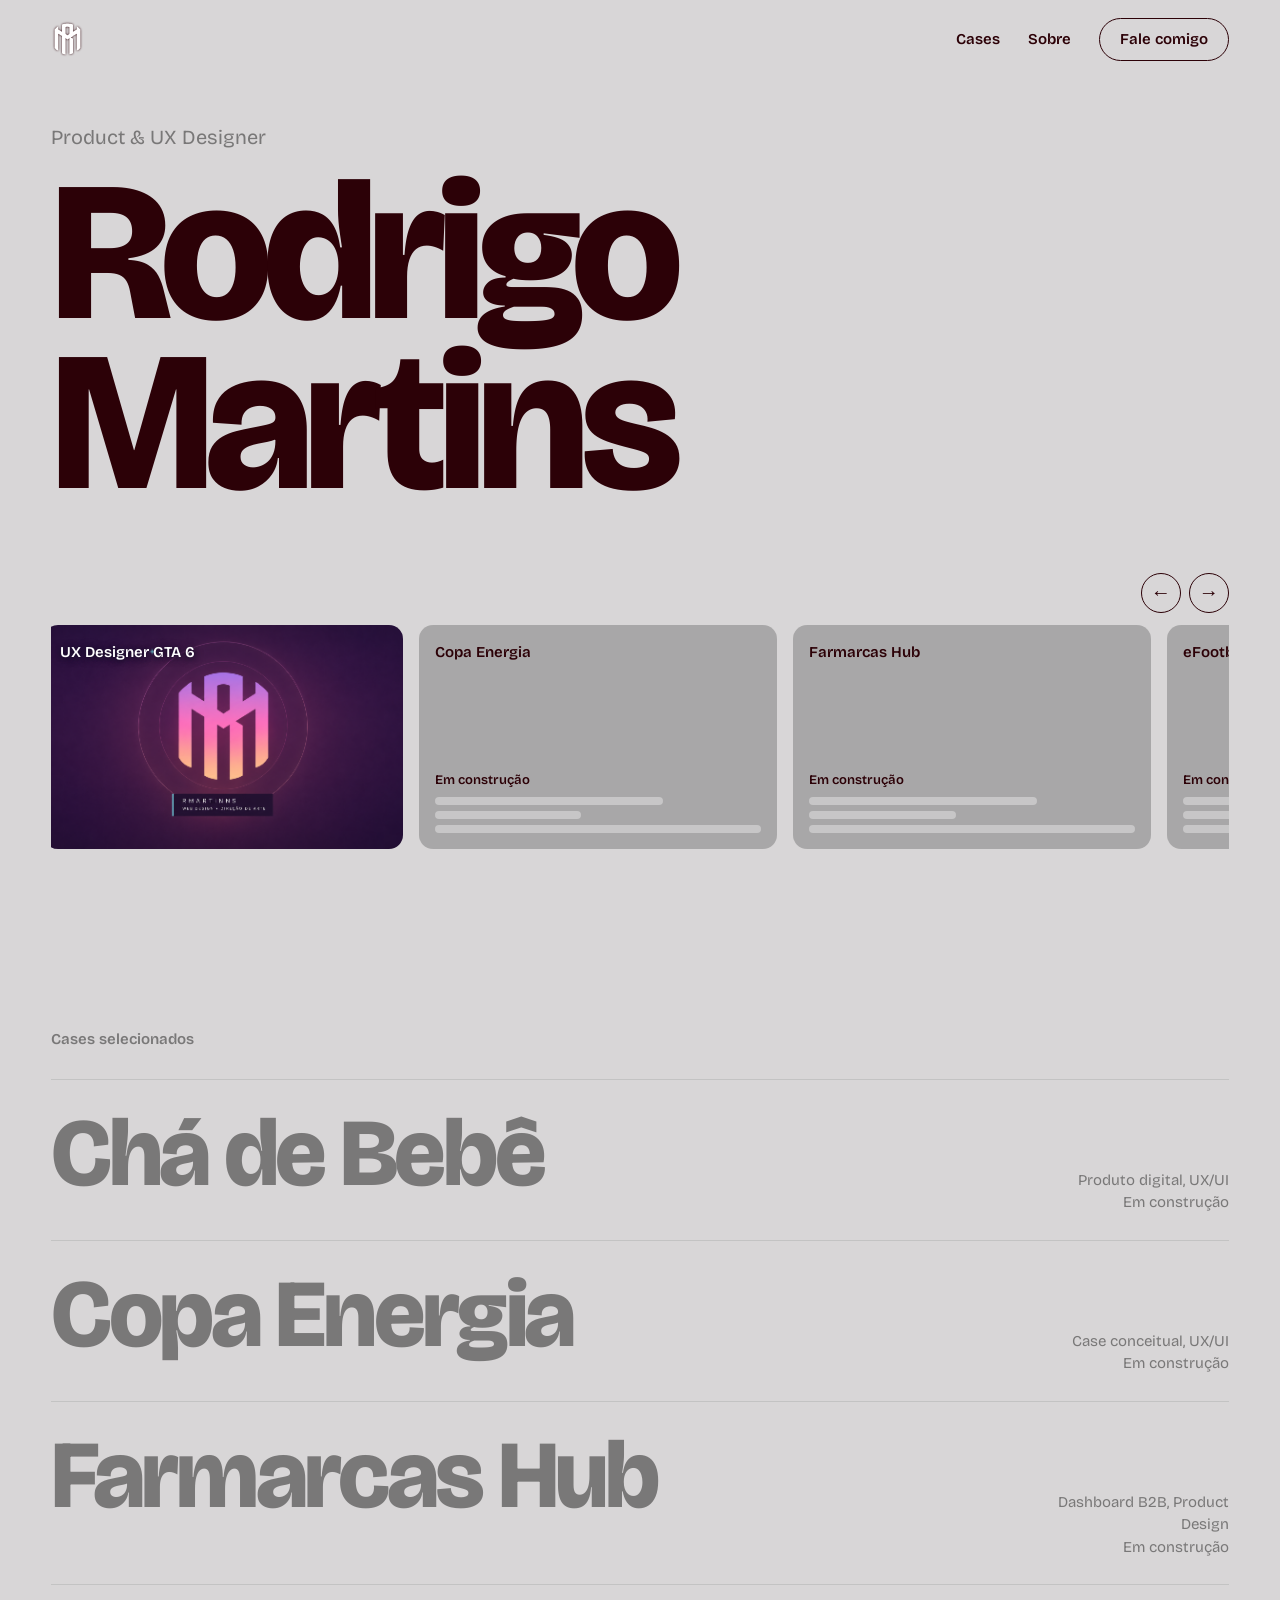
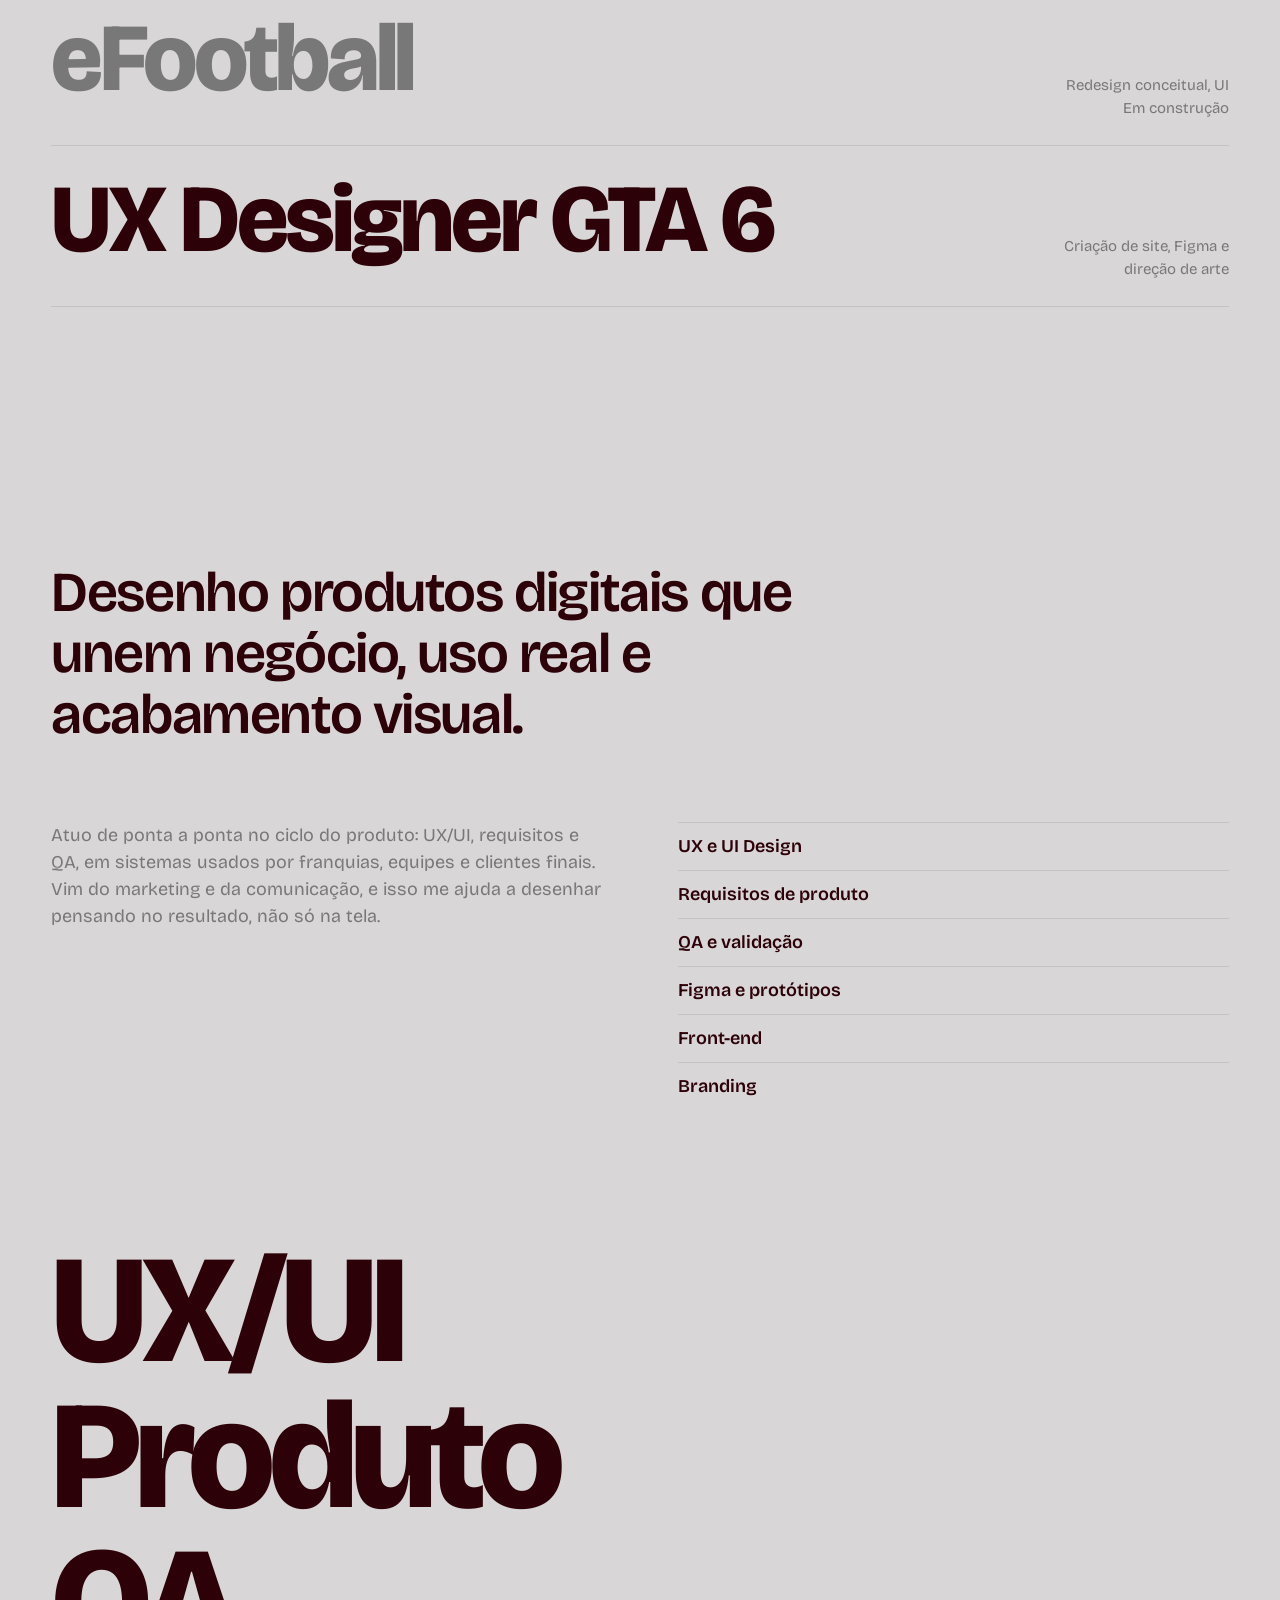
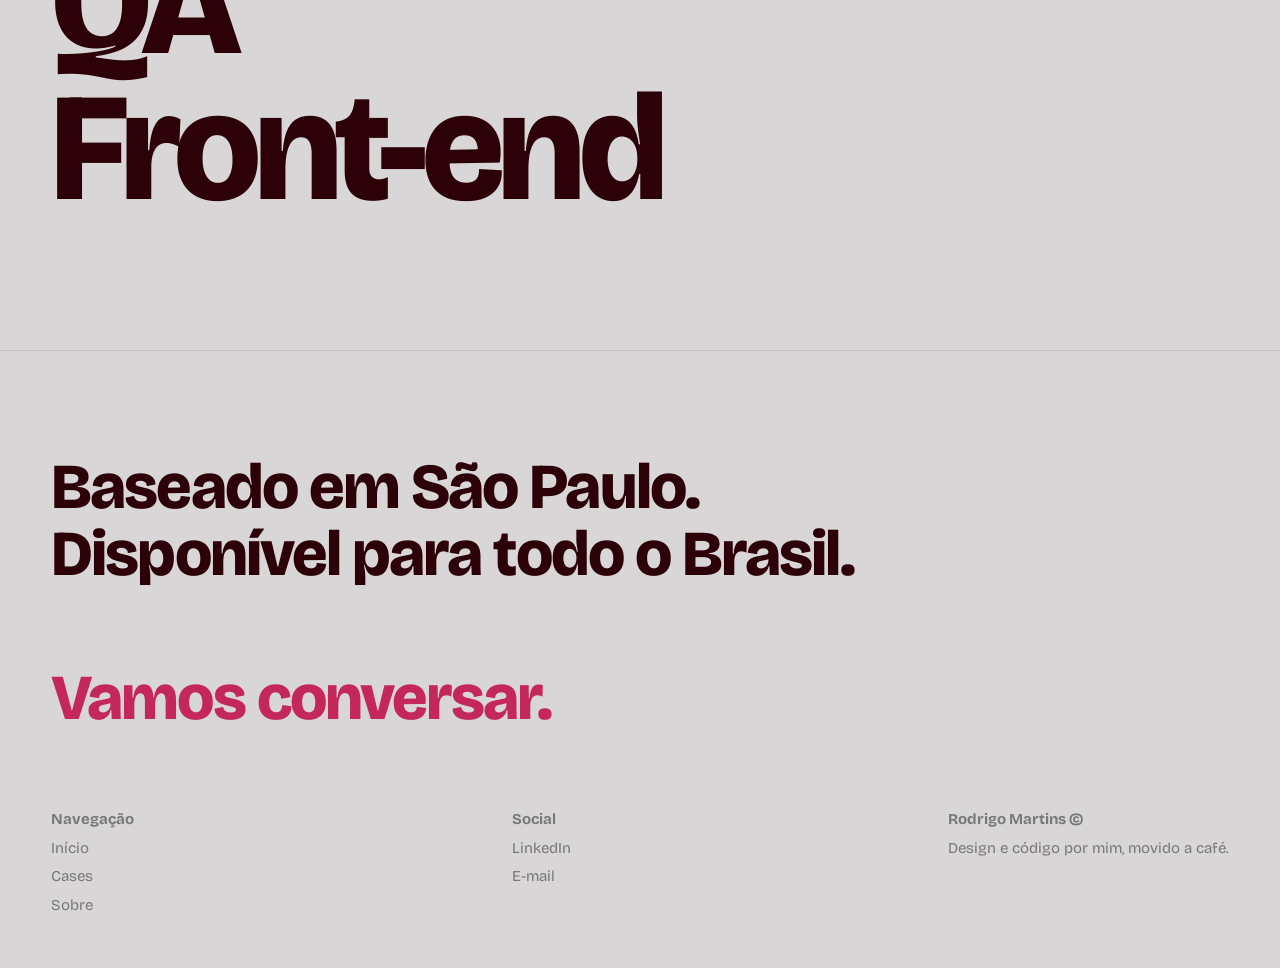
<file: index.html>
<!DOCTYPE html>
<html lang="pt-BR" class="pl-loading">
<head>
<meta charset="utf-8">
<meta name="viewport" content="width=device-width, initial-scale=1, viewport-fit=cover">
<title>Rodrigo Martins — Product & UX Designer</title>
<link rel="preconnect" href="https://fonts.googleapis.com">
<link rel="preconnect" href="https://fonts.gstatic.com" crossorigin>
<link href="https://fonts.googleapis.com/css2?family=Bricolage+Grotesque:opsz,wght@12..96,400;12..96,600;12..96,800&display=swap" rel="stylesheet">
<style>
:root{--content-gutter:4vw;--bg:#2C0107;--ink:#D8D6D7;--mute:#ABABAB;--line:#550416;--accent:#C42759;color-scheme:dark;
box-sizing:border-box;padding-top:env(safe-area-inset-top,0px);padding-bottom:env(safe-area-inset-bottom,0px)}
@media(prefers-color-scheme:light){:root:not([data-theme="dark"]){--bg:#D8D6D7;--ink:#2C0107;--mute:#797878;--line:#C3C3C3;--accent:#C42759;color-scheme:light}}
:root[data-theme="light"]{--bg:#D8D6D7;--ink:#2C0107;--mute:#797878;--line:#C3C3C3;--accent:#C42759;color-scheme:light}
html{scroll-behavior:smooth;scroll-padding-top:calc(env(safe-area-inset-top,0px) + 72px)}
*{box-sizing:border-box;margin:0}
body{background:var(--bg);color:var(--ink);font-family:"Bricolage Grotesque",system-ui,-apple-system,"Segoe UI",sans-serif;line-height:1.5;overflow-x:hidden}
a{color:inherit;text-decoration:none}
a:focus-visible,button:focus-visible{outline:2px solid var(--accent);outline-offset:4px}
body::before{content:"";position:fixed;inset:0 0 auto;height:env(safe-area-inset-top,0px);background:var(--bg);z-index:10}
header{position:fixed;top:0;left:0;right:0;z-index:11;display:flex;justify-content:space-between;align-items:center;padding:calc(env(safe-area-inset-top,0px) + 18px) var(--content-gutter) 18px;background:var(--bg)}
header nav{display:flex;align-items:center;gap:28px;font-weight:600;font-size:15px}
.logo{display:inline-flex;align-items:center}.logo img{display:block;width:32px;height:32px;object-fit:contain;filter:drop-shadow(0 0 1px #2c0107)}
.btn{border:1.5px solid var(--ink);border-radius:999px;padding:9px 20px;font-weight:600;font-size:15px;transition:background .2s,color .2s}
.btn:hover{background:var(--ink);color:var(--bg)}
.hero{min-height:100svh;display:flex;flex-direction:column;justify-content:flex-end;padding:120px var(--content-gutter) 4vw}
.role{font-size:clamp(15px,1.6vw,20px);color:var(--mute);margin-bottom:1.2vw}
h1{font-weight:800;font-size:clamp(56px,15.5vw,260px);line-height:.86;letter-spacing:-.045em}
.strip{margin-top:5vw}
.strip-controls{display:flex;justify-content:flex-end;gap:8px;margin-bottom:12px}
.strip-controls button{border:1px solid var(--ink);border-radius:50%;width:40px;height:40px;background:var(--bg);color:var(--ink);font-size:20px;cursor:pointer}
.strip-viewport{overflow-x:auto;scrollbar-width:none;cursor:grab;touch-action:pan-y;user-select:none}
.strip-viewport.is-dragging,.strip-viewport.is-dragging a{cursor:grabbing;user-select:none}
.track{display:flex;gap:16px;width:max-content}
.panel{width:clamp(220px,28vw,420px);aspect-ratio:16/10;border-radius:14px;padding:16px;display:flex;flex-direction:column;justify-content:space-between;color:#fff;font-weight:600;font-size:15px}
.panel i{display:block;height:8px;border-radius:4px;background:rgba(255,255,255,.35);margin-top:6px}
.panel i:nth-child(2){width:70%}.panel i:nth-child(3){width:45%}
.panel-pending{background:rgba(122,122,122,.5);color:var(--ink)}
.pending-label{display:block;font-size:13px;font-weight:600}
.p5{background:#301c51 url("capa-rmartinns.png") center/cover no-repeat;color:#fff;justify-content:flex-start;text-shadow:0 1px 5px #160d29,0 1px 8px #160d29}
section{padding:10vw var(--content-gutter)}
h2{font-weight:600;font-size:15px;color:var(--mute);margin-bottom:28px}
.row{display:flex;justify-content:space-between;align-items:baseline;gap:24px;padding:26px 0;border-top:1px solid var(--line);transition:padding-left .3s,color .3s}
.row:last-child{border-bottom:1px solid var(--line)}
.row b{font-weight:800;font-size:clamp(34px,7.5vw,120px);letter-spacing:-.035em;line-height:1}
.row span{color:var(--mute);font-size:15px;text-align:right;max-width:22ch}
.row-pending b{color:var(--mute)}
a.row:hover{padding-left:2vw;color:var(--accent)}
.statement{font-weight:600;font-size:clamp(26px,4.4vw,68px);line-height:1.08;letter-spacing:-.025em;max-width:22ch}
.about{display:grid;grid-template-columns:1fr 1fr;gap:6vw;margin-top:6vw}
.about p{max-width:52ch;color:var(--mute);font-size:18px}
.caps{list-style:none;padding:0}
.caps li{padding:10px 0;border-top:1px solid var(--line);font-weight:600;font-size:18px}
.big{padding-top:0}
.big p{font-weight:800;font-size:clamp(48px,12vw,200px);line-height:.95;letter-spacing:-.04em}
footer{padding:8vw var(--content-gutter) 4vw;border-top:1px solid var(--line)}
footer h3{font-weight:800;font-size:clamp(28px,5vw,80px);letter-spacing:-.03em;line-height:1.05}
footer h3 a{color:var(--accent)}
.foot{display:flex;flex-wrap:wrap;justify-content:space-between;gap:24px;margin-top:6vw;color:var(--mute);font-size:15px}
.foot div{display:flex;flex-direction:column;gap:6px}
@media(max-width:720px){header nav a:not(.btn){display:none}.about{grid-template-columns:1fr}.row{flex-direction:column;gap:8px}.row span{text-align:left;max-width:none}}
@media(prefers-reduced-motion:reduce){html{scroll-behavior:auto}}
#pl{position:fixed;inset:0;z-index:9999;display:grid;place-items:center;background:var(--bg);opacity:1;visibility:visible;transition:opacity .22s ease}#pl.pl-done{opacity:0;visibility:hidden;pointer-events:none;transition:opacity .32s ease,visibility 0s .32s}#pl svg{width:clamp(84px,14vw,150px);height:auto;display:block}html.pl-loading{overflow:hidden}.pl-ln{fill:none;stroke:#BF1C23;stroke-linejoin:round;stroke-linecap:butt;stroke-dasharray:1 1;stroke-dashoffset:1}.pl-w{stroke-width:6}.pl-b{stroke-width:12}.pl-glow{opacity:.4}.pl-on .pl-ln{animation-duration:1.5s;animation-timing-function:linear;animation-fill-mode:both}.pl-on .pl-k0{animation-name:pl-k0}.pl-on .pl-k1{animation-name:pl-k1}.pl-on .pl-glow{animation:pl-g 1.5s linear both}@keyframes pl-k0{0%{stroke-dasharray:1 1;stroke-dashoffset:1}54.538%{stroke-dasharray:1 1;stroke-dashoffset:0}54.548%,100%{stroke-dasharray:none;stroke-dashoffset:0}}@keyframes pl-k1{0%,54.538%{stroke-dasharray:1 1;stroke-dashoffset:1}60%{stroke-dasharray:1 1;stroke-dashoffset:0}60.01%,100%{stroke-dasharray:none;stroke-dashoffset:0}}@keyframes pl-g{0%,60%{opacity:.4}70%{opacity:.9}100%{opacity:.5}}@media (prefers-reduced-motion:reduce){.pl-on .pl-ln{animation:none!important}.pl-ln{stroke-dasharray:none!important;stroke-dashoffset:0!important}.pl-on .pl-glow{animation:none!important}}
</style>
<noscript><style>#pl{display:none}html.pl-loading{overflow:auto}</style></noscript>
</head>
<body>
<div id="pl" role="status" aria-label="Carregando"><svg xmlns="http://www.w3.org/2000/svg" viewBox="658.6 187.1 602.8 705.8" aria-hidden="true"><defs><filter id="pl-blur" x="-20%" y="-20%" width="140%" height="140%"><feGaussianBlur stdDeviation="9"/></filter></defs><g class="pl-glow" filter="url(#pl-blur)"><path class="pl-ln pl-b pl-k0" pathLength="1" d="M921.988 237.264C934.289 235.858 946.797 235.136 959.473 235.136C972.15 235.136 984.658 235.858 996.958 237.264C1001.569 237.791 1006.151 238.414 1010.702 239.131C1030.444 242.242 1049.599 247.122 1067.999 253.604L1067.999 397.579C1075.309 393.144 1076.54 392.55 1077.546 392.065C1078.519 391.596 1079.281 391.229 1085.117 387.593L1139.573 353.665L1142.153 352.058L1142.153 288.251C1168.962 305.679 1192.988 327.028 1213.418 351.486L1213.418 715.704C1187.124 755.856 1173.07 765.56 1142.153 770.038L1142.153 436.419L1067.659 482.83L1067.472 482.947L1026.788 508.295L1025.438 509.136L1067.999 532.895L1067.999 822.135C1045.634 831.874 1021.816 838.897 996.958 842.789L996.958 526.879L960 549.905L922.515 526.551L921.988 526.223L921.988 844.864C904.533 843.123 887.529 839.846 871.115 835.171L852.001 823.263L852.001 482.618L777.847 436.419L777.847 770.038C746.93 765.56 732.876 755.856 706.582 715.704L706.582 351.486C727.012 327.028 751.038 305.679 777.847 288.251L777.847 352.058L780.427 353.665L834.883 387.593C840.719 391.229 841.481 391.596 842.454 392.065C843.46 392.55 844.691 393.144 852.001 397.579L852.001 253.235C870.866 246.662 890.52 241.771 910.781 238.742C914.497 238.186 918.233 237.693 921.988 237.264Z"/><path class="pl-ln pl-b pl-k1" pathLength="1" d="M996.958 441.697L996.958 306.477C992.914 304.553 988.698 302.931 984.34 301.639C976.451 299.3 968.098 298.044 959.45 298.044C951.884 298.044 944.542 299.006 937.54 300.813C932.136 302.207 926.934 304.106 921.988 306.455L921.988 441.04L923.833 442.19L952.923 461.135L960 465.544L967.077 461.135L996.167 442.19L996.958 441.697Z"/></g><g><path class="pl-ln pl-w pl-k0" pathLength="1" d="M921.988 237.264C934.289 235.858 946.797 235.136 959.473 235.136C972.15 235.136 984.658 235.858 996.958 237.264C1001.569 237.791 1006.151 238.414 1010.702 239.131C1030.444 242.242 1049.599 247.122 1067.999 253.604L1067.999 397.579C1075.309 393.144 1076.54 392.55 1077.546 392.065C1078.519 391.596 1079.281 391.229 1085.117 387.593L1139.573 353.665L1142.153 352.058L1142.153 288.251C1168.962 305.679 1192.988 327.028 1213.418 351.486L1213.418 715.704C1187.124 755.856 1173.07 765.56 1142.153 770.038L1142.153 436.419L1067.659 482.83L1067.472 482.947L1026.788 508.295L1025.438 509.136L1067.999 532.895L1067.999 822.135C1045.634 831.874 1021.816 838.897 996.958 842.789L996.958 526.879L960 549.905L922.515 526.551L921.988 526.223L921.988 844.864C904.533 843.123 887.529 839.846 871.115 835.171L852.001 823.263L852.001 482.618L777.847 436.419L777.847 770.038C746.93 765.56 732.876 755.856 706.582 715.704L706.582 351.486C727.012 327.028 751.038 305.679 777.847 288.251L777.847 352.058L780.427 353.665L834.883 387.593C840.719 391.229 841.481 391.596 842.454 392.065C843.46 392.55 844.691 393.144 852.001 397.579L852.001 253.235C870.866 246.662 890.52 241.771 910.781 238.742C914.497 238.186 918.233 237.693 921.988 237.264Z"/><path class="pl-ln pl-w pl-k1" pathLength="1" d="M996.958 441.697L996.958 306.477C992.914 304.553 988.698 302.931 984.34 301.639C976.451 299.3 968.098 298.044 959.45 298.044C951.884 298.044 944.542 299.006 937.54 300.813C932.136 302.207 926.934 304.106 921.988 306.455L921.988 441.04L923.833 442.19L952.923 461.135L960 465.544L967.077 461.135L996.167 442.19L996.958 441.697Z"/></g></svg></div>
<header>
  <a class="logo" href="#topo"><img src="logo-rodrigo-branco.svg" alt="Rodrigo Martins — Início" width="32" height="32"></a>
  <nav><a href="#work">Cases</a><a href="#about">Sobre</a><a class="btn" href="#contato">Fale comigo</a></nav>
</header>

<main id="topo">
  <div class="hero">
    <p class="role">Product & UX Designer</p>
    <h1>Rodrigo<br>Martins</h1>
    <div class="strip" role="region" aria-label="Vitrine de cases">
      <div class="strip-controls">
        <button type="button" data-direction="-1" aria-label="Cases anteriores">←</button>
        <button type="button" data-direction="1" aria-label="Próximos cases">→</button>
      </div>
      <div class="strip-viewport">
        <div class="track">
          <a class="panel p5" href="ux-designer-gta-6/index.html">UX Designer GTA 6</a>
          <div class="panel panel-pending">Copa Energia<div><span class="pending-label">Em construção</span><i></i><i></i><i></i></div></div>
          <div class="panel panel-pending">Farmarcas Hub<div><span class="pending-label">Em construção</span><i></i><i></i><i></i></div></div>
          <div class="panel panel-pending">eFootball<div><span class="pending-label">Em construção</span><i></i><i></i><i></i></div></div>
          <div class="panel panel-pending">Chá de Bebê<div><span class="pending-label">Em construção</span><i></i><i></i><i></i></div></div>
        </div>
      </div>
    </div>
  </div>

  <section id="work">
    <h2>Cases selecionados</h2>
    <div class="row row-pending"><b>Chá de Bebê</b><span>Produto digital, UX/UI<br>Em construção</span></div>
    <div class="row row-pending"><b>Copa Energia</b><span>Case conceitual, UX/UI<br>Em construção</span></div>
    <div class="row row-pending"><b>Farmarcas Hub</b><span>Dashboard B2B, Product Design<br>Em construção</span></div>
    <div class="row row-pending"><b>eFootball</b><span>Redesign conceitual, UI<br>Em construção</span></div>
    <a class="row" href="ux-designer-gta-6/index.html"><b>UX Designer GTA 6</b><span>Criação de site, Figma e direção de arte</span></a>
  </section>

  <section id="about">
    <p class="statement">Desenho produtos digitais que unem negócio, uso real e acabamento visual.</p>
    <div class="about">
      <p>Atuo de ponta a ponta no ciclo do produto: UX/UI, requisitos e QA, em sistemas usados por franquias, equipes e clientes finais. Vim do marketing e da comunicação, e isso me ajuda a desenhar pensando no resultado, não só na tela.</p>
      <ul class="caps">
        <li>UX e UI Design</li>
        <li>Requisitos de produto</li>
        <li>QA e validação</li>
        <li>Figma e protótipos</li>
        <li>Front-end</li>
        <li>Branding</li>
      </ul>
    </div>
  </section>

  <section class="big" aria-label="Áreas de atuação">
    <p>UX/UI<br>Produto<br>QA<br>Front-end</p>
  </section>
</main>

<footer id="contato">
  <h3>Baseado em São Paulo.<br>Disponível para todo o Brasil.</h3>
  <h3 style="margin-top:1.2em"><a href="mailto:seuemail@exemplo.com">Vamos conversar.</a></h3>
  <div class="foot">
    <div><b>Navegação</b><a href="#topo">Início</a><a href="#work">Cases</a><a href="#about">Sobre</a></div>
    <div><b>Social</b><a href="https://www.linkedin.com/">LinkedIn</a><a href="mailto:seuemail@exemplo.com">E-mail</a></div>
    <div><b>Rodrigo Martins ©</b><span>Design e código por mim, movido a café.</span></div>
  </div>
</footer>
<script>(function(){
var pl=document.getElementById('pl'),root=document.documentElement,red=matchMedia('(prefers-reduced-motion: reduce)').matches,t0=performance.now(),busy=true;
function run(){pl.classList.remove('pl-on');void pl.offsetWidth;pl.classList.add('pl-on')}
function show(){pl.classList.remove('pl-done');pl.removeAttribute('aria-hidden');root.classList.add('pl-loading');run()}
function hide(){pl.classList.add('pl-done');pl.setAttribute('aria-hidden','true');root.classList.remove('pl-loading');busy=false}
run();
function ready(){setTimeout(hide,Math.max(0,(red?500:1400)-(performance.now()-t0)))}
if(document.readyState==='complete')ready();else addEventListener('load',ready);
setTimeout(function(){if(busy)hide()},6000);
document.addEventListener('click',function(e){
 var a=e.target.closest&&e.target.closest('a[href^="#"]');
 if(!a||busy||e.defaultPrevented||e.metaKey||e.ctrlKey||e.shiftKey)return;
 var h=a.getAttribute('href');if(h.length<2)return;
 var tg=document.querySelector(h);if(!tg)return;
 e.preventDefault();busy=true;show();
 setTimeout(function(){root.style.scrollBehavior='auto';tg.scrollIntoView();root.style.scrollBehavior='';history.replaceState(null,'',h)},320);
 setTimeout(hide,red?450:950);
});
})();</script>
<script>
(() => {
  const strip = document.querySelector('.strip');
  const viewport = strip.querySelector('.strip-viewport');
  const track = viewport.querySelector('.track');
  const originals = [...track.children];
  const first = originals[0];
  const reducedMotion = matchMedia('(prefers-reduced-motion: reduce)');
  let direction = 1;
  let resumeAt = performance.now() + 1600;
  let drag = null;
  let dragged = false;
  let position = 0;
  let span = 0;
  let arrowMotion = null;

  function copyCards() {
    return originals.map(card => {
      const copy = card.cloneNode(true);
      copy.setAttribute('aria-hidden', 'true');
      if (copy.matches('a')) copy.tabIndex = -1;
      return copy;
    });
  }

  const after = copyCards();
  track.prepend(...copyCards());
  track.append(...after);

  function render(next) {
    if (!span) return;
    position = span + ((next - span) % span + span) % span;
    viewport.scrollLeft = position;
  }

  new ResizeObserver(() => {
    const progress = span ? (position - span) / span : 0;
    span = after[0].offsetLeft - first.offsetLeft;
    arrowMotion = null;
    drag = null;
    viewport.classList.remove('is-dragging');
    render(span * (1 + progress));
  }).observe(track);

  strip.querySelectorAll('button').forEach(button => {
    button.addEventListener('click', () => {
      direction = Number(button.dataset.direction);
      const now = performance.now();
      const distance = direction * (originals[1].offsetLeft - first.offsetLeft);
      resumeAt = now + 1800;
      if (reducedMotion.matches) render(position + distance);
      else arrowMotion = { start: now, from: position, distance };
    });
  });

  viewport.addEventListener('pointerdown', event => {
    if (!event.isPrimary || event.button !== 0) return;
    arrowMotion = null;
    dragged = false;
    drag = { id: event.pointerId, x: event.clientX, scroll: viewport.scrollLeft };
  });
  window.addEventListener('pointermove', event => {
    if (!drag || event.pointerId !== drag.id) return;
    const delta = event.clientX - drag.x;
    if (!dragged && Math.abs(delta) < 6) return;
    dragged = true;
    viewport.classList.add('is-dragging');
    render(drag.scroll - delta);
  });
  function endDrag(event) {
    if (!drag || (event.pointerId !== undefined && event.pointerId !== drag.id)) return;
    drag = null;
    viewport.classList.remove('is-dragging');
    resumeAt = performance.now() + 1800;
    setTimeout(() => { dragged = false; }, 0);
  }
  window.addEventListener('pointerup', endDrag);
  window.addEventListener('pointercancel', endDrag);
  window.addEventListener('blur', endDrag);
  viewport.addEventListener('dragstart', event => event.preventDefault());
  viewport.addEventListener('click', event => {
    if (dragged) event.preventDefault();
  }, true);

  let lastFrame = 0;
  function advance(now) {
    const elapsed = Math.min(now - lastFrame, 32);
    lastFrame = now;
    if (arrowMotion) {
      const progress = Math.min((now - arrowMotion.start) / 300, 1);
      render(arrowMotion.from + arrowMotion.distance * (1 - (1 - progress) ** 3));
      if (progress === 1) arrowMotion = null;
    } else if (!reducedMotion.matches && !document.hidden && !drag &&
               !viewport.matches(':hover') && !strip.querySelector(':focus-visible') && now >= resumeAt) {
      render(position + direction * elapsed * 0.046);
    }
    requestAnimationFrame(advance);
  }
  requestAnimationFrame(advance);
})();
</script>
</body>
</html>
</file>
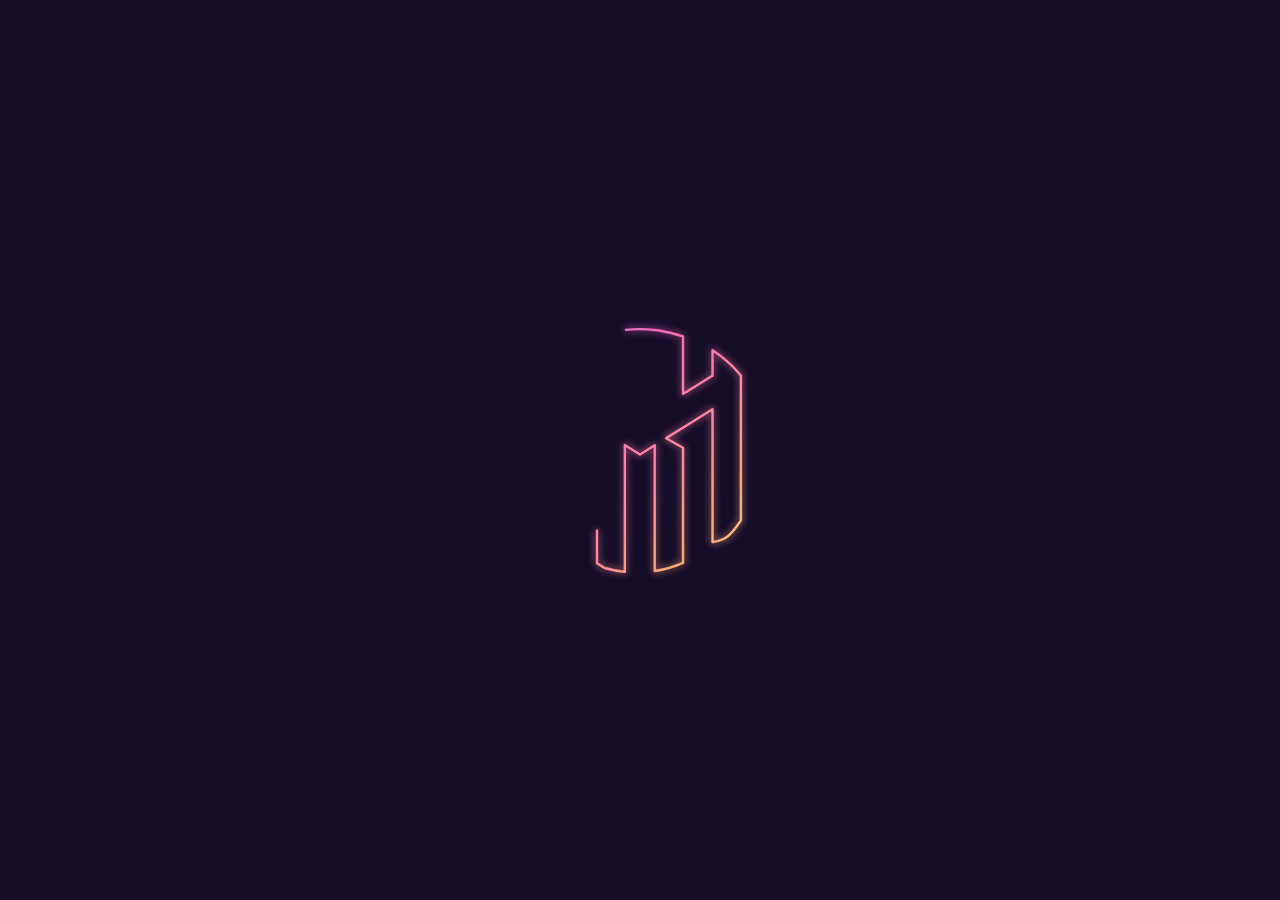
<file: ux-designer-gta-6/index.html>
<!doctype html>
<html lang="pt-BR">
<head>
  <meta charset="utf-8"><meta name="viewport" content="width=device-width,initial-scale=1">
  <meta name="theme-color" content="#101329">
  <meta name="description" content="Rodrigo Martins. Uma experiência interativa para desbloquear seu próximo UX Designer.">
  <title>RMartinns — Desbloqueie seu próximo UX Designer</title>
  <link rel="stylesheet" href="style.css">
  <script defer src="config.js"></script><script defer src="app.js"></script>
</head>
<body class="is-intro">
  <a class="skip-link" href="#main">Ir para o conteúdo</a>
  <section id="intro" class="intro-screen" aria-label="Introdução RMartinns">
    <div id="preloader" class="preloader" role="status" aria-label="Carregando o portfólio">
      <img src="assets/logo-preloader-cores-vice.svg" alt="" width="603" height="706" fetchpriority="high">
    </div>
  </section>
  <div class="horizon" aria-hidden="true"></div>
  <header>
    <a class="brand" href="../index.html" aria-label="Voltar ao portfólio de Rodrigo Martins"><img class="brand-logo" src="assets/logo-rmartinns-sunset.svg" alt=""></a>
    <img class="profile-mark" src="assets/monograma-branco.png" alt="">
    <div class="header-actions">
      <a class="all-cases" href="../index.html#work">Ver cases</a>
    </div>
  </header>
  <main id="main">
    <section id="landing" class="screen hero" aria-labelledby="hero-title">
      <div class="hero-copy"><p class="eyebrow"><span class="signal"></span> NOVA MISSÃO DISPONÍVEL</p><h1 id="hero-title" tabindex="-1" aria-label="DESBLOQUEIE SEU PRÓXIMO UX DESIGNER."><span class="title-line">DESBLOQUEIE</span><span class="title-line">SEU PRÓXIMO</span><span class="title-line"><em>UX DESIGNER.</em></span></h1><p class="intro">Toda boa experiência começa com uma escolha.<br>Seu próximo integrante de equipe está a um clique.</p><button id="unlock" class="primary">Desbloquear personagem</button></div>
      <div class="character-preview" aria-hidden="true"><div class="orbit"></div><img class="hero-logo" src="assets/logo-rmartinns-sunset.svg" alt=""><div class="preview-label"><span>CLASSE A DESBLOQUEAR</span><strong>UX / UI & PRODUCT DESIGN</strong></div><div class="cross">+</div></div>
    </section>
    <section id="profile" class="screen profile" hidden aria-labelledby="profile-title">
      <div class="reveal-banner">
        <svg viewBox="0 0 32 32" aria-hidden="true"><path d="M16 0C18 9 23 14 32 16C23 18 18 23 16 32C14 23 9 18 0 16C9 14 14 9 16 0Z"></path></svg>
        <p>CONQUISTA DESBLOQUEADA<strong>SEU UX DESIGNER FOI DESBLOQUEADO</strong></p>
        <a class="all-cases project-details" href="../rmartinns.html">Ver detalhes do projeto</a>
      </div>
      <div class="profile-box">
        <figure class="profile-portrait">
          <img id="profile-character" class="profile-character" src="assets/personagem-rodrigo.png" width="876" height="768" alt="Rodrigo Martins com boné e jaqueta">
          <figcaption class="profile-unlocked">PERSONAGEM DESBLOQUEADO</figcaption>
        </figure>
        <div class="profile-copy">
          <p class="eyebrow">FICHA DO PERSONAGEM</p>
          <h2 id="profile-title" class="profile-name" tabindex="-1">RODRIGO<br><em>MARTINS.</em></h2>
          <p class="profile-role">UX/UI &amp; Product Designer</p>
          <p class="mission">Transformar problemas complexos em experiências digitais intuitivas, funcionais e centradas nas pessoas.</p>
          <h3 class="skills-title" id="skills-title">Habilidades em jogo</h3>
          <ul class="skill-tags" aria-labelledby="skills-title">
            <li>UX Research</li>
            <li>UI Design</li>
            <li>Figma</li>
            <li>Design Systems</li>
            <li>Prototipação</li>
            <li>Front-end</li>
          </ul>
          <nav class="profile-actions" aria-label="Links de contato">
            <svg class="action-defs" width="0" height="0" aria-hidden="true"><defs><linearGradient id="action-gradient" x2="1" y2=".27"><stop stop-color="var(--pink)"/><stop offset="1" stop-color="var(--sunset)"/></linearGradient></defs></svg>
            <a id="linkedin" class="profile-action" aria-label="LinkedIn" target="_blank" rel="noopener noreferrer" hidden><svg class="action-icon" viewBox="0 0 24 24" aria-hidden="true"><path d="M20.45 20.45h-3.55v-5.57c0-1.33-.03-3.04-1.85-3.04-1.85 0-2.14 1.45-2.14 2.94v5.67H9.36V9h3.41v1.56h.05c.48-.9 1.64-1.85 3.37-1.85 3.6 0 4.27 2.37 4.27 5.45v6.29ZM5.34 7.43a2.06 2.06 0 1 1 0-4.12 2.06 2.06 0 0 1 0 4.12ZM6.96 20.45H3.7V9h3.26v11.45ZM22.22 0H1.77C.79 0 0 .77 0 1.73v20.54C0 23.23.79 24 1.77 24h20.45c.98 0 1.78-.77 1.78-1.73V1.73C24 .77 23.2 0 22.22 0Z"></path></svg></a>
            <span id="linkedin-placeholder" class="profile-action" role="img" aria-label="LinkedIn indisponível"><svg class="action-icon" viewBox="0 0 24 24" aria-hidden="true"><path d="M20.45 20.45h-3.55v-5.57c0-1.33-.03-3.04-1.85-3.04-1.85 0-2.14 1.45-2.14 2.94v5.67H9.36V9h3.41v1.56h.05c.48-.9 1.64-1.85 3.37-1.85 3.6 0 4.27 2.37 4.27 5.45v6.29ZM5.34 7.43a2.06 2.06 0 1 1 0-4.12 2.06 2.06 0 0 1 0 4.12ZM6.96 20.45H3.7V9h3.26v11.45ZM22.22 0H1.77C.79 0 0 .77 0 1.73v20.54C0 23.23.79 24 1.77 24h20.45c.98 0 1.78-.77 1.78-1.73V1.73C24 .77 23.2 0 22.22 0Z"></path></svg></span>
            <a id="behance" class="profile-action" aria-label="Behance" target="_blank" rel="noopener noreferrer" hidden><svg class="action-icon behance-icon" viewBox="0 0 32 20" aria-hidden="true"><path d="M0 3h8.6c3.8 0 6 1.5 6 4.4 0 1.7-.9 2.9-2.4 3.5 2 .5 3.2 1.9 3.2 4.1 0 3.2-2.5 5-6.3 5H0V3Zm5 4v2.6h3c1.2 0 1.9-.4 1.9-1.3S9.2 7 8 7H5Zm0 6v3h3.7c1.3 0 2-.5 2-1.5s-.7-1.5-2-1.5H5ZM20 5h8V2h-8v3Zm12 9.2H21c.1 1.8 1.1 2.7 2.7 2.7 1.1 0 2-.5 2.3-1.3h4.5c-.9 3.1-3.4 4.6-7 4.6-5 0-7.7-2.8-7.7-7.5 0-4.5 2.9-7.5 7.5-7.5 4.7 0 7.2 3 7.2 7.5v1.5Zm-11-2.8h6c-.1-1.4-1.1-2.3-2.9-2.3-1.7 0-2.8.8-3.1 2.3Z"></path></svg></a>
            <span id="behance-placeholder" class="profile-action" role="img" aria-label="Behance indisponível"><svg class="action-icon behance-icon" viewBox="0 0 32 20" aria-hidden="true"><path d="M0 3h8.6c3.8 0 6 1.5 6 4.4 0 1.7-.9 2.9-2.4 3.5 2 .5 3.2 1.9 3.2 4.1 0 3.2-2.5 5-6.3 5H0V3Zm5 4v2.6h3c1.2 0 1.9-.4 1.9-1.3S9.2 7 8 7H5Zm0 6v3h3.7c1.3 0 2-.5 2-1.5s-.7-1.5-2-1.5H5ZM20 5h8V2h-8v3Zm12 9.2H21c.1 1.8 1.1 2.7 2.7 2.7 1.1 0 2-.5 2.3-1.3h4.5c-.9 3.1-3.4 4.6-7 4.6-5 0-7.7-2.8-7.7-7.5 0-4.5 2.9-7.5 7.5-7.5 4.7 0 7.2 3 7.2 7.5v1.5Zm-11-2.8h6c-.1-1.4-1.1-2.3-2.9-2.3-1.7 0-2.8.8-3.1 2.3Z"></path></svg></span>
            <a id="contact" class="profile-action" aria-label="Contato" target="_blank" rel="noopener noreferrer" hidden><svg class="action-icon" viewBox="0 0 24 24" aria-hidden="true"><path d="M6.6 10.8a15.1 15.1 0 0 0 6.6 6.6l2.2-2.2a1 1 0 0 1 1-.24 11.1 11.1 0 0 0 3.6.58 1 1 0 0 1 1 1V20a1 1 0 0 1-1 1A17 17 0 0 1 3 4a1 1 0 0 1 1-1h3.5a1 1 0 0 1 1 1c0 1.26.2 2.46.58 3.6a1 1 0 0 1-.24 1.02z"/></svg></a>
            <span id="contact-placeholder" class="profile-action" role="img" aria-label="Contato indisponível"><svg class="action-icon" viewBox="0 0 24 24" aria-hidden="true"><path d="M6.6 10.8a15.1 15.1 0 0 0 6.6 6.6l2.2-2.2a1 1 0 0 1 1-.24 11.1 11.1 0 0 0 3.6.58 1 1 0 0 1 1 1V20a1 1 0 0 1-1 1A17 17 0 0 1 3 4a1 1 0 0 1 1-1h3.5a1 1 0 0 1 1 1c0 1.26.2 2.46.58 3.6a1 1 0 0 1-.24 1.02z"/></svg></span>
          </nav>
        </div>
      </div>
    </section>
  </main>
</body></html>
</file>
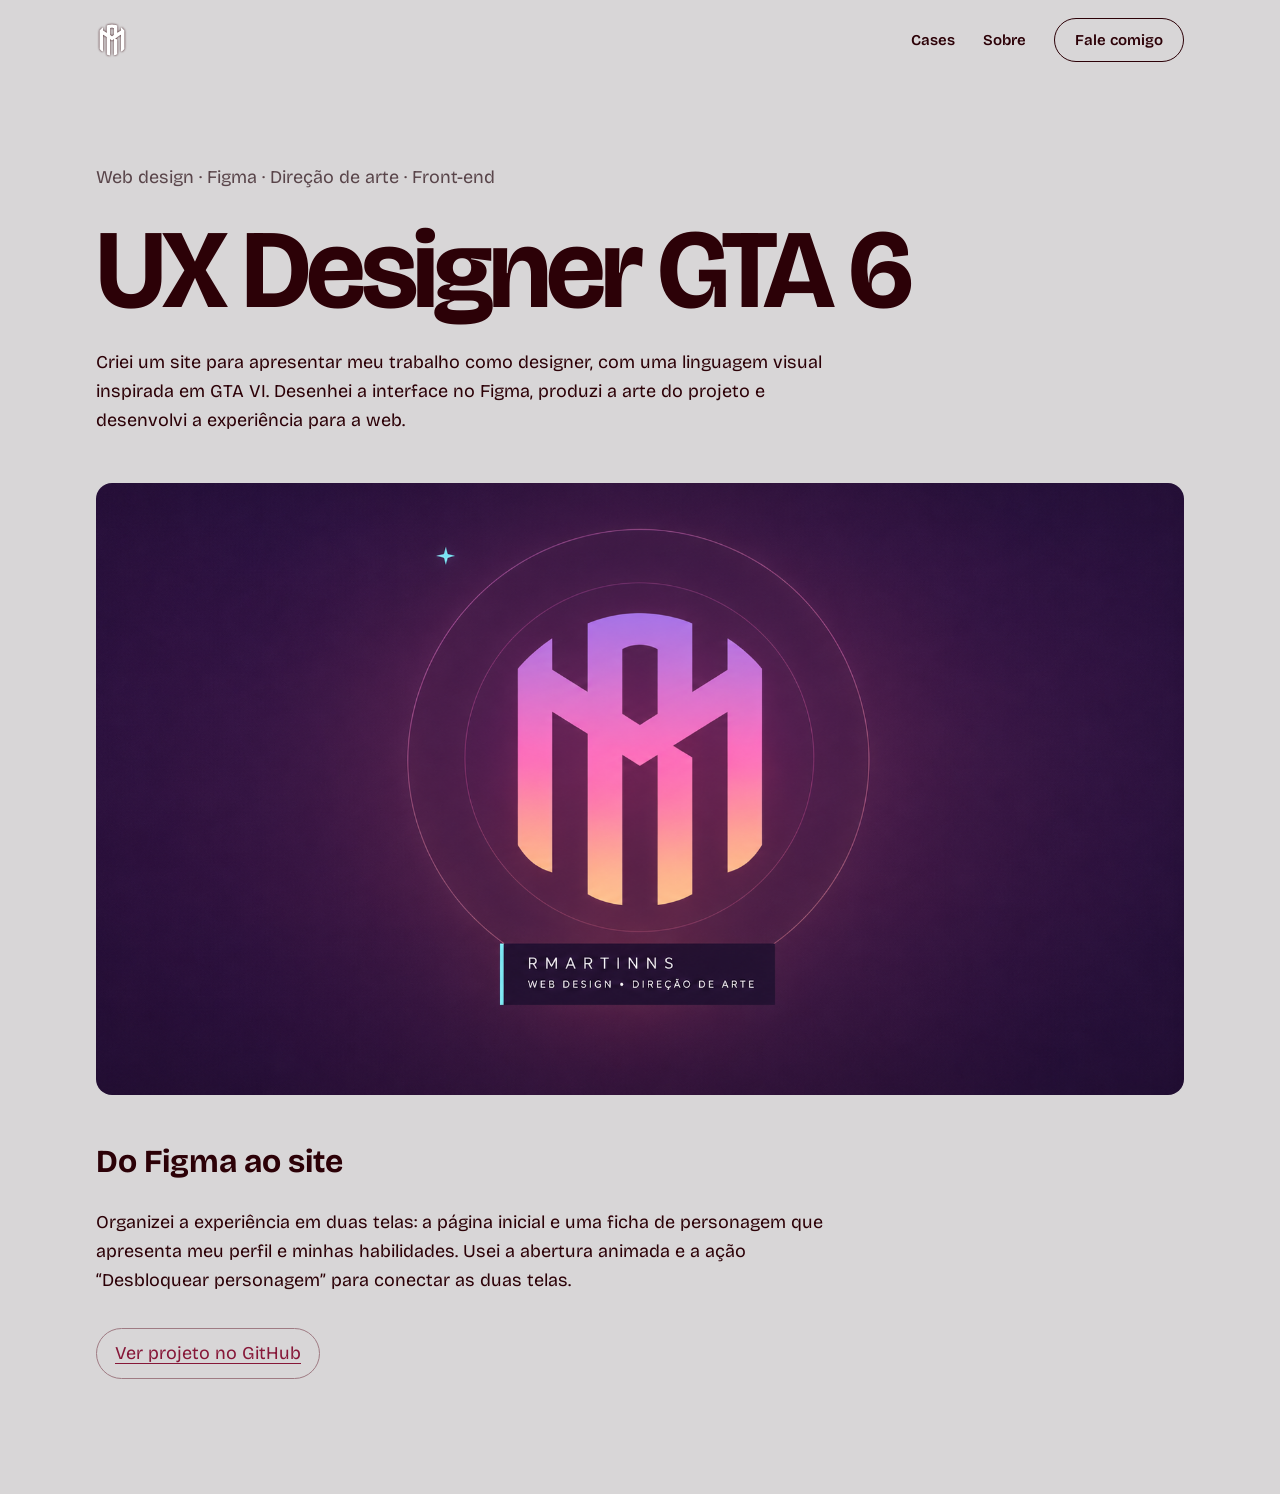
<file: rmartinns.html>
<!doctype html>
<html lang="pt-BR">
<head>
  <meta charset="utf-8">
  <meta name="viewport" content="width=device-width, initial-scale=1">
  <title>UX Designer GTA 6 — Case de web design · Rodrigo Martins</title>
  <meta name="description" content="Case de criação do site RMartinns, da interface no Figma à arte e à implementação front-end.">
  <link rel="stylesheet" href="https://fonts.googleapis.com/css2?family=Bricolage+Grotesque:wght@400;600;800&amp;display=swap">
  <style>
    :root{--content-gutter:max(4%,calc((100% - 68rem) / 2));color-scheme:dark;--bg:#2c0107;--ink:#d8d6d7;--muted:#c5aeb2;--accent:#ff9fbb;--line:#875263}
    @media(prefers-color-scheme:light){:root{color-scheme:light;--bg:#d8d6d7;--ink:#2c0107;--muted:#59454a;--accent:#861738;--line:#9f7b83}}
    body{margin:0;background:var(--bg);color:var(--ink);font:1.125rem/1.6 "Bricolage Grotesque",system-ui,sans-serif}
    main{margin-inline:var(--content-gutter)}
    header{position:fixed;top:0;left:0;right:0;z-index:11;display:flex;justify-content:space-between;align-items:center;padding:calc(env(safe-area-inset-top,0px) + 18px) var(--content-gutter) 18px;background:var(--bg)}
    header nav{display:flex;align-items:center;gap:28px;font-weight:600;font-size:15px}
    .logo{display:inline-flex;align-items:center}.logo img{display:block;width:32px;height:32px;object-fit:contain;filter:drop-shadow(0 0 1px #2c0107)}
    .btn{border:1.5px solid var(--ink);border-radius:999px;padding:9px 20px;font-weight:600;font-size:15px;transition:background .2s,color .2s}
    .btn:hover{background:var(--ink);color:var(--bg)}
    header a{color:inherit;text-decoration:none}
    header a:focus-visible{outline:2px solid var(--accent);outline-offset:4px}
    @media(max-width:720px){header nav a:not(.btn){display:none}}
    main{padding-block:calc(68px + env(safe-area-inset-top,0px) + clamp(3rem,6vw,6rem)) clamp(3rem,9vw,8rem)}
    h1{font-size:clamp(2.6rem,9vw,7rem);letter-spacing:-.045em;line-height:1;margin:.2em 0}
    h2{font-size:clamp(1.55rem,3vw,2rem);line-height:1.2}
    p{max-width:62ch}
    .category{color:var(--muted)}
    .cover{display:block;width:100%;height:auto;border-radius:1rem;margin-block:3rem}
    a{color:var(--accent);text-underline-offset:.2em}
    .source{display:inline-block;margin-top:1rem;padding:.55em 1em;border:1px solid var(--line);border-radius:2em}
  </style>
</head>
<body>
  <header>
    <a class="logo" href="index.html#topo"><img src="logo-rodrigo-branco.svg" alt="Rodrigo Martins — Início" width="32" height="32"></a>
    <nav><a href="index.html#work">Cases</a><a href="index.html#about">Sobre</a><a class="btn" href="index.html#contato">Fale comigo</a></nav>
  </header>
  <main>
    <p class="category">Web design · Figma · Direção de arte · Front-end</p>
    <h1>UX Designer GTA 6</h1>
    <p>Criei um site para apresentar meu trabalho como designer, com uma linguagem visual inspirada em GTA VI. Desenhei a interface no Figma, produzi a arte do projeto e desenvolvi a experiência para a web.</p>
    <img class="cover" src="capa-rmartinns.png" width="1672" height="941" alt="Monograma RMartinns em degradê lilás, rosa e pêssego, cercado por anéis sobre fundo violeta.">
    <section aria-labelledby="processo">
      <h2>Do Figma ao site</h2>
      <p>Organizei a experiência em duas telas: a página inicial e uma ficha de personagem que apresenta meu perfil e minhas habilidades. Usei a abertura animada e a ação “Desbloquear personagem” para conectar as duas telas.</p>
    </section>
    <a class="source" href="https://github.com/zRMartinns/RMartinnsGTAVI">Ver projeto no GitHub</a>
  </main>
</body>
</html>
</file>
<file: ux-designer-gta-6/style.css>
@import url('https://fonts.googleapis.com/css2?family=Barlow+Condensed:wght@600;700;800&family=DM+Sans:wght@400;500;600;700&display=swap');
:root{--ink:#160d29;--pink:#ff7eb6;--mint:#8edbf5;--white:#fff5ee;--muted:#d0bfdc;--sunset:#ffbd85;--violet:#9d75db;--line:#ffffff24}*{box-sizing:border-box}body{margin:0;background:var(--ink);color:var(--white);font-family:'DM Sans',Arial,sans-serif;min-height:100svh}button,a{-webkit-tap-highlight-color:transparent}button{font:inherit;cursor:pointer}a{color:inherit}button:focus-visible,a:focus-visible{outline:3px solid var(--mint);outline-offset:6px}[hidden]{display:none!important}h1,h2,p{margin:0}button{color:inherit}header,footer{display:flex;align-items:center;justify-content:space-between;gap:20px;padding:28px 6vw;position:relative;z-index:2}header{border-bottom:1px solid var(--line)}.brand{font-weight:700;font-size:26px;letter-spacing:-1.5px;text-decoration:none}.brand>span:first-child{color:var(--pink)}.brand-dot{color:var(--mint);font-size:12px;vertical-align:top;margin-left:4px}.edition,.micro,.eyebrow,.hero-bottom,footer,.vertical,.preview-label,.portrait-caption{font-size:10px;letter-spacing:2px}.quiet{background:#ffffff08;border:1px solid var(--line);border-radius:30px;padding:10px 17px;font-size:12px}.horizon{position:fixed;inset:0;pointer-events:none;background:radial-gradient(ellipse at 80% 46%,#a33c7d30,transparent 50%),radial-gradient(ellipse at 25% 110%,#356e8238,transparent 55%)}#landing{overflow:clip}.screen{position:relative;padding:64px 6vw;min-height:calc(100svh - 167px)}.hero{display:grid;grid-template-columns:1.2fr 1fr;gap:30px;align-items:center}.eyebrow{color:var(--mint);font-weight:700;margin-bottom:22px}.signal{display:inline-block;width:6px;height:6px;background:var(--mint);border-radius:50%;margin-right:9px}h1{font-family:'Barlow Condensed','Arial Narrow',Impact,sans-serif;font-size:clamp(58px,7.4vw,118px);line-height:.91;letter-spacing:-1px;font-weight:800}em{font-style:normal;color:var(--pink)}.intro{color:var(--muted);font-size:15px;line-height:1.8;margin:28px 0}.primary{display:inline-flex;align-items:center;justify-content:space-between;gap:35px;background:var(--mint);color:var(--ink);padding:18px 25px;border:0;border-radius:4px;font-weight:700;text-decoration:none;transition:background .2s,transform .2s}.primary:hover{background:#b9eaff;transform:translateY(-2px)}.primary span{font-size:23px}.text-button{display:block;background:none;border:0;padding:16px 0;color:var(--muted);font-size:13px}.text-button:hover{color:var(--white)}.micro{color:var(--muted);font-size:9px;line-height:1.6}.character-preview{position:relative;min-height:450px;display:grid;place-items:center;isolation:isolate;padding:12px 0}.orbit{position:absolute;width:90%;aspect-ratio:1;border:1px solid #ff7eb645;border-radius:50%;box-shadow:0 0 90px #ff7eb616,inset 0 0 80px #ff7eb608}.orbit:before,.orbit:after{content:'';position:absolute;inset:14%;border:1px solid #ff7eb62a;border-radius:50%}.orbit:after{inset:-10%;border-style:dashed;opacity:.4}.monogram{font-family:'Barlow Condensed',Impact,sans-serif;font-size:clamp(170px,24vw,360px);font-weight:800;letter-spacing:-30px;transform:skewY(-8deg);color:transparent;-webkit-text-stroke:2px var(--pink);text-shadow:12px 12px 0 #ff7eb613}.monogram span{color:var(--pink);-webkit-text-stroke:0}.vertical{position:absolute;right:-20px;writing-mode:vertical-rl;color:var(--muted)}.preview-label{position:absolute;bottom:0;left:12%;background:#241536;border-left:3px solid var(--mint);padding:16px 20px}.preview-label span{display:block;color:var(--muted);font-size:8px;margin-bottom:8px}.preview-label strong{font-size:11px}.cross{position:absolute;top:15px;left:20px;color:var(--mint);font-size:26px}.hero-bottom{grid-column:1/-1;display:flex;justify-content:space-between;color:var(--muted);margin-top:45px;border-top:1px solid var(--line);padding-top:20px;font-size:9px}footer{font-size:8px;color:var(--muted);border-top:1px solid var(--line);padding-top:22px;padding-bottom:22px;letter-spacing:1px}.centered{text-align:center;display:flex;flex-direction:column;align-items:center;justify-content:center;gap:24px}.centered .eyebrow{margin:0}.centered h2{font-size:26px}.centered p{color:var(--muted)}.loading-mark{font-size:100px;color:var(--pink);animation:spin 3s linear infinite}progress{width:min(400px,90%);height:5px;accent-color:var(--mint)}.film-top{display:flex;align-items:center;justify-content:space-between;gap:20px;width:100%}video{max-height:65svh;width:100%;background:#10091e;border:1px solid var(--line)}.demo-film{min-height:350px;width:100%;display:flex;flex-direction:column;justify-content:center;gap:20px;background:radial-gradient(ellipse at center,#63325380,transparent 70%);border-block:1px solid var(--line)}.film-name{font-family:'Barlow Condensed',Impact,sans-serif;font-weight:800;font-size:clamp(66px,11vw,155px);line-height:.85;animation:reveal 1s both}.demo-film small{color:var(--muted);font-size:12px}.reveal-banner{display:flex;align-items:center;gap:22px;border-block:1px solid #8edbf550;padding:22px 0;margin-bottom:45px;color:var(--mint)}.reveal-banner>span{font-size:40px}.reveal-banner p{font-size:9px;letter-spacing:2px}.reveal-banner strong{display:block;font-size:clamp(16px,2.1vw,28px);letter-spacing:0;margin-top:8px}.profile-grid{display:grid;grid-template-columns:1fr 1.1fr;gap:8vw;align-items:center}.portrait{border:1px solid var(--line);background:linear-gradient(150deg,#63325355,#163b4850);position:relative;min-height:480px}.portrait img{width:100%;max-height:660px;object-fit:contain;display:block}#portrait-fallback{min-height:480px;display:flex;align-items:center;justify-content:center;flex-direction:column;gap:24px;font-size:12px;letter-spacing:3px}.profile-monogram{font-family:Impact,sans-serif;font-size:150px;color:var(--pink);transform:skewY(-8deg)}.portrait-caption{padding:17px;border-top:1px solid var(--line);color:var(--mint);font-size:9px}.dossier h2{font-family:'Barlow Condensed',Impact,sans-serif;font-size:clamp(64px,7vw,100px);line-height:.9;text-transform:uppercase}.role{color:var(--mint);margin-top:20px}.mission{color:var(--muted);line-height:1.8;font-size:14px;margin:22px 0}.dossier h3{font-size:12px;font-weight:500}.skills{list-style:none;display:flex;flex-wrap:wrap;gap:8px;padding:0;margin:15px 0}.skills li{padding:9px 13px;border:1px solid var(--line);border-radius:3px;font-size:12px}.profile-note{font-size:10px;color:var(--muted);margin:10px 0 28px}.dossier .micro{margin-top:12px}.skip-link{position:fixed;top:-100px;left:20px;z-index:10;background:var(--mint);color:var(--ink);padding:12px}.skip-link:focus{top:12px}@keyframes spin{to{transform:rotate(360deg)}}@keyframes reveal{from{opacity:0;transform:translateY(16px)}to{opacity:1;transform:none}}@media(min-width:1500px){main{max-width:1600px;margin:auto}}@media(max-width:760px){header{padding:20px 6vw}.edition{display:none}.screen{padding:40px 6vw}.hero{grid-template-columns:1fr;gap:18px}h1{font-size:clamp(57px,12vw,90px)}.character-preview{min-height:280px;grid-row:2}.orbit{width:65%;max-width:300px}.monogram{font-size:200px;letter-spacing:-18px}.preview-label{left:5%;bottom:0}.vertical{right:0}.hero-bottom{margin-top:20px;line-height:1.8;gap:25px}.profile-grid{grid-template-columns:1fr;gap:32px}.portrait,#portrait-fallback{min-height:300px}.profile-monogram{font-size:110px}footer{flex-direction:column;align-items:flex-start;line-height:1.8}.film-top h2{font-size:17px}.primary{width:100%}.demo-film{min-height:300px}.reveal-banner{margin-bottom:28px}}@media(prefers-reduced-motion:reduce){*,*:before,*:after{animation:none!important;transition:none!important;scroll-behavior:auto!important}}

/* Paleta inspirada no universo visual de GTA VI: violeta, rosa e pôr do sol. */
.horizon{background:radial-gradient(ellipse at 82% 48%,#ff7eb633,transparent 49%),radial-gradient(ellipse at 65% 92%,#ffbd8526,transparent 52%),radial-gradient(ellipse at 10% 18%,#684bc044,transparent 58%),linear-gradient(160deg,#160d29,#211235 55%,#25132d)}
h1 em,.film-name em,.dossier h2 em{background:linear-gradient(100deg,var(--pink) 8%,var(--sunset) 94%);background-clip:text;-webkit-background-clip:text;color:transparent}
.primary{background:linear-gradient(110deg,var(--pink),var(--sunset));color:var(--ink)}
.primary:hover{background:linear-gradient(110deg,#ff9cc8,#ffd2a7)}
.orbit{border-color:#ff9fc166;box-shadow:0 0 95px #e66dbb22,inset 0 0 80px #ffbd8512}
.monogram span,.profile-monogram{background:linear-gradient(180deg,#ad85df 5%,var(--pink) 55%,var(--sunset));background-clip:text;-webkit-background-clip:text;color:transparent}
.portrait{background:linear-gradient(150deg,#8053a14d,#db699d33 55%,#ffbd8526)}
.demo-film{background:radial-gradient(ellipse at 50% 65%,#ffbd8526,transparent 65%),linear-gradient(135deg,#54377c66,#b84d8733)}
.reveal-banner{border-color:#ff9fc15c;color:var(--sunset)}
/* Logo original de Rodrigo: geometria preservada, margens da prancheta removidas. */
.brand{display:inline-flex;align-items:center;gap:12px;letter-spacing:-1px}
.brand-logo{display:block;width:38px;height:45px;object-fit:contain}
.brand .brand-name{color:var(--white);font-size:23px}
.hero-logo{display:block;width:clamp(180px,20vw,285px);height:340px;object-fit:contain;filter:drop-shadow(0 12px 30px #ff7eb625)}
.profile-logo{display:block;width:160px;height:190px;object-fit:contain}
@media(max-width:760px){.brand-logo{width:30px;height:36px}.brand .brand-name{font-size:20px}.hero-logo{width:180px;height:220px}.profile-logo{width:125px;height:150px}}

:root{
  --motion-fast:150ms;
  --motion-title:400ms;
  --motion-unlock:500ms;
  --motion-orbit:45s;
  --ease-out:cubic-bezier(.2,.7,.25,1);
  --ease-soft:cubic-bezier(.4,0,.2,1);
}
header{animation:fade-in 500ms var(--ease-out) both}
#landing .hero-copy>.eyebrow{animation:fade-up 400ms var(--ease-out) 80ms both}
#hero-title .title-line{display:block;animation:title-line-in var(--motion-title) var(--ease-out) both}
#hero-title .title-line:nth-child(1){animation-delay:140ms}
#hero-title .title-line:nth-child(2){animation-delay:230ms}
#hero-title .title-line:nth-child(3){animation-delay:320ms}
#landing .intro{animation:fade-up 400ms var(--ease-out) 430ms both}
#unlock{animation:fade-up 400ms var(--ease-out) 500ms both}
#landing .hero-copy>.micro{animation:fade-up 400ms var(--ease-out) 620ms both}
.orbit{animation:orbit-turn var(--motion-orbit) linear infinite}
.orbit:before{animation:orbit-turn 67s linear reverse infinite}
.orbit:after{animation:orbit-turn 83s linear infinite}
.hero-logo{animation:logo-arrive 650ms var(--ease-out) 150ms both;transition:filter var(--motion-fast) var(--ease-soft)}
.character-preview:hover .hero-logo{filter:drop-shadow(0 12px 34px #ff7eb640)}
.preview-label{animation:label-float 5.5s var(--ease-soft) 900ms infinite}
.primary{background-size:140% 100%;background-position:0 50%;transition:transform var(--motion-fast) var(--ease-out),filter var(--motion-fast) var(--ease-out),background-position var(--motion-fast) var(--ease-out),box-shadow var(--motion-fast) var(--ease-out)}
.primary:hover{background-position:100% 50%;transform:translateY(-2px);filter:brightness(1.04);box-shadow:0 8px 24px #ff7eb622}
.primary:active{transform:translateY(0) scale(.985);filter:brightness(.98)}
.primary span{transition:transform var(--motion-fast) var(--ease-out)}
.primary:hover span{transform:translate(3px,-2px)}
.text-button,.quiet{transition:color var(--motion-fast) var(--ease-out),background-color var(--motion-fast) var(--ease-out),transform var(--motion-fast) var(--ease-out)}
.text-button:active,.quiet:active{transform:scale(.98)}
.skills li{transition:transform var(--motion-fast) var(--ease-out),border-color var(--motion-fast) var(--ease-out),background-color var(--motion-fast) var(--ease-out)}
.skills li:hover{transform:translateY(-2px);border-color:#ffbd8580;background:#ffffff08}
.profile.is-entering .is-visible{animation:fade-up 420ms var(--ease-out) both}
.profile.is-entering .dossier>*:nth-child(1){animation-delay:70ms}
.profile.is-entering .dossier>*:nth-child(2){animation-delay:120ms}
.profile.is-entering .dossier>*:nth-child(3){animation-delay:170ms}
.profile.is-entering .dossier>*:nth-child(4){animation-delay:210ms}
.profile.is-entering .dossier>*:nth-child(5){animation-delay:260ms}
.profile.is-entering .dossier>*:nth-child(6){animation-delay:300ms}
.profile.is-entering .dossier>*:nth-child(7){animation-delay:340ms}
.profile.is-entering .dossier>*:nth-child(n+8){animation-delay:380ms}
.unlock-logo{width:clamp(100px,18vw,160px);height:clamp(120px,22vw,190px);object-fit:contain;filter:drop-shadow(0 0 0 #ff7eb600);animation:logo-unlock var(--motion-unlock) var(--ease-out) both}
.centered #loading-title{animation:fade-up 300ms var(--ease-out) 80ms both}
.centered #load-status,.centered #progress,.centered #skip-loading{animation:fade-up 260ms var(--ease-out) 130ms both}
@keyframes fade-in{from{opacity:0}to{opacity:1}}
@keyframes fade-up{from{opacity:0;transform:translateY(12px)}to{opacity:1;transform:translateY(0)}}
@keyframes title-line-in{from{opacity:0;filter:blur(5px);transform:translateY(18px)}to{opacity:1;filter:blur(0);transform:translateY(0)}}
@keyframes logo-arrive{from{opacity:0;filter:drop-shadow(0 0 0 #ff7eb600);transform:scale(.94)}to{opacity:1;filter:drop-shadow(0 12px 30px #ff7eb625);transform:scale(1)}}
@keyframes logo-unlock{0%{opacity:.72;transform:scale(.92);filter:drop-shadow(0 0 4px #ff7eb630)}65%{opacity:1;transform:scale(1.04);filter:drop-shadow(0 0 24px #ff7eb685)}100%{opacity:1;transform:scale(1);filter:drop-shadow(0 0 14px #ff7eb650)}}
@keyframes orbit-turn{to{transform:rotate(360deg)}}
@keyframes label-float{0%,100%{transform:translateY(0)}50%{transform:translateY(-4px)}}
@media(max-width:760px){
  .character-preview:hover .hero-logo{filter:drop-shadow(0 12px 30px #ff7eb625)}
  .preview-label{animation-duration:6s}
}
@media(prefers-reduced-motion:reduce){
  #landing .hero-copy>.eyebrow,#hero-title .title-line,#landing .intro,#unlock,#landing .hero-copy>.micro,.hero-logo,.preview-label,.unlock-logo,.centered #loading-title,.centered #load-status,.centered #progress,.centered #skip-loading{animation:none}
  .orbit,.orbit:before,.orbit:after{animation:none}
  .profile.is-entering .is-visible{animation:none}
}

.cinematic.centered{gap:20px;text-align:left}
.cinematic .film-top,.cinematic #film,.cinematic #film-status,.cinematic #play{width:min(100%,1180px)}
.cinematic .film-top{margin-inline:auto}
.cinematic #film{aspect-ratio:16/9;max-height:65svh;object-fit:contain}
.cinematic #film-status:empty{display:none}
.demo-film{
  position:relative;
  display:grid;
  grid-template-columns:1.04fr .96fr;
  align-items:center;
  width:min(100%,1180px);
  min-height:390px;
  aspect-ratio:2.88/1;
  max-height:460px;
  overflow:hidden;
  border:1px solid #ffffff24;
  border-radius:5px;
  border-block:1px solid #ffffff24;
  background:
    radial-gradient(ellipse at 80% 55%,#ff7eb62e,transparent 43%),
    radial-gradient(ellipse at 70% 80%,#ffbd8524,transparent 58%),
    linear-gradient(135deg,#301a46,#251331 60%,#321735);
  text-align:left;
}
.demo-film::before{position:absolute;inset:0;z-index:3;content:"";pointer-events:none;opacity:0;background:radial-gradient(ellipse at 75% 48%,#ff96c857,transparent 58%)}
.demo-film.is-unlocking::before{animation:unlock-pulse 300ms ease-out both}
.demo-copy{position:relative;z-index:2;padding:30px clamp(26px,5vw,68px)}
.film-name{font-size:clamp(64px,9vw,136px);line-height:.82;letter-spacing:-.025em;animation:none}
.demo-tagline{margin:18px 0 12px;color:var(--white);font-size:clamp(12px,1.3vw,16px)}
.demo-copy small{color:var(--muted);font-size:12px}
.character-display{position:absolute;right:0;bottom:0;z-index:2;width:54%;height:100%;overflow:hidden;pointer-events:none}
.character-art{position:absolute;right:0;bottom:0;width:100%;height:100%;pointer-events:none}
.character-image-stack{position:absolute;inset:0;transform-origin:50% 100%}
.character-layer{position:absolute;inset:0;display:block;width:100%;height:100%;object-fit:contain;object-position:center bottom}
.character-color{clip-path:inset(0 100% 0 0)}
.character-silhouette{opacity:1;filter:grayscale(1) brightness(.17) sepia(.7) hue-rotate(238deg) saturate(2.8) contrast(1.3) drop-shadow(-2px 0 3px #ff9a67) drop-shadow(2px 0 4px #ff5ba7) drop-shadow(0 0 24px #b64eff80)}
.unlock-sweep{position:absolute;top:-10%;bottom:-10%;left:-30%;width:24%;opacity:0;transform:skewX(-14deg);background:linear-gradient(90deg,transparent,#fff8 48%,#ffb3dacc 58%,transparent);filter:blur(8px)}
.character-art.is-unlocking .character-color{animation:character-reveal 1200ms var(--ease-out) 300ms both}
.character-art.is-unlocking .character-silhouette{animation:silhouette-off 600ms ease-out 300ms both}
.character-art.is-unlocking .character-image-stack{animation:character-scale 600ms var(--ease-out) 900ms both}
.character-art.is-unlocking .unlock-sweep{animation:light-sweep 600ms ease-out 300ms both}
.character-art.is-unlocked .character-color{clip-path:inset(0)}
.character-art.is-unlocked .character-silhouette{opacity:0}
.character-art.is-unlocked .character-image-stack{transform:scale(1.03)}
.unlock-caption-slot{display:flex;align-items:center;justify-content:flex-end;width:min(100%,1180px);height:24px;margin-top:-12px;padding-right:3%}
.unlock-notice{margin:0;color:var(--white)!important;font-size:11px;font-weight:700;letter-spacing:2px;text-align:right;text-shadow:0 0 16px #ff7eb6}
.unlock-notice:not([hidden]){animation:notice-arrive 500ms var(--ease-out) both}
.cinematic #play{align-self:flex-end;max-width:280px}
@keyframes unlock-pulse{0%{opacity:0}55%{opacity:1}100%{opacity:0}}
@keyframes character-reveal{from{clip-path:inset(0 100% 0 0)}to{clip-path:inset(0)}}
@keyframes silhouette-off{to{opacity:0;filter:grayscale(1) brightness(.17) sepia(.7) hue-rotate(238deg) saturate(2.8) contrast(1.3)}}
@keyframes character-scale{from{transform:scale(.97)}to{transform:scale(1.03)}}
@keyframes light-sweep{0%{left:-30%;opacity:0}20%{opacity:.9}100%{left:120%;opacity:0}}
@keyframes notice-arrive{from{opacity:0;transform:translateY(6px)}to{opacity:1;transform:translateY(0)}}
@supports not (clip-path:inset(0)){
  .character-color{opacity:0}
  .character-art.is-unlocking .character-color{animation:color-fade 1200ms ease-out 300ms both}
  .character-art.is-unlocked .character-color{opacity:1}
  @keyframes color-fade{to{opacity:1}}
}
@media(max-width:760px){
  .cinematic.centered{gap:16px}
  .cinematic .film-top h2{font-size:17px}
  .demo-film{display:block;min-height:560px;aspect-ratio:auto;max-height:none}
  .demo-copy{padding:24px 22px 8px}
  .film-name{font-size:clamp(58px,15vw,90px)}
  .demo-tagline{margin:14px 0 8px;font-size:12px}
  .demo-copy small{font-size:11px}
  .character-display{right:-2%;width:92%;height:56%}
  .unlock-caption-slot{margin-top:-8px;padding-right:2%}
  .unlock-notice{font-size:9px;letter-spacing:1.5px}
}
@media(prefers-reduced-motion:reduce){
  .demo-film.is-unlocking::before,.character-art.is-unlocking .character-color,.character-art.is-unlocking .character-silhouette,.character-art.is-unlocking .character-image-stack,.character-art.is-unlocking .unlock-sweep,.unlock-notice:not([hidden]){animation:none}
}

body.is-intro>header,body.is-intro>main,body.is-intro>footer{visibility:hidden}
body.is-intro>.skip-link{display:none}
.intro-screen{position:fixed;inset:0;z-index:20;display:grid;place-items:center;overflow:hidden;background:var(--ink);opacity:1;transition:opacity 320ms var(--ease-out)}
.intro-screen.is-exiting{pointer-events:none;opacity:0}
.preloader {
  position: absolute;
  inset: 0;
  display: grid;
  place-items: center;
  background: var(--ink);
}
.preloader img {
  display: block;
  width: min(44vw, 42svh, 240px);
  height: auto;
}

body.is-profile {
  display: flex;
  flex-direction: column;
  background:
    radial-gradient(ellipse at 80% 47%, #b4608f48, transparent 51%),
    radial-gradient(ellipse at 65% 98%, #af795a35, transparent 54%),
    radial-gradient(ellipse at 12% 15%, #51398556, transparent 60%),
    linear-gradient(155deg, #1b112f, #201230 64%, #25162c);
}

.is-profile .horizon { display: none; }

.is-profile footer { display: none; }

.profile-mark {
  position: absolute;
  left: 50%;
  width: 42px;
  height: 36px;
  object-fit: contain;
  transform: translateX(-50%);
}

.header-actions { display: flex; align-items: center; z-index: 1; }
.all-cases {
  display: inline-flex;
  align-items: center;
  justify-content: center;
  min-height: 34px;
  padding: 6px 12px;
  border: 1px dashed var(--white);
  border-radius: 24px;
  background: transparent;
  color: var(--white);
  font-size: 12px;
  text-align: center;
  text-decoration: none;
}
.all-cases:hover { border-color: var(--pink); color: var(--pink); }

.profile.screen {
  width: min(90%, 1280px);
  min-height: 0;
  margin-inline: auto;
  padding: clamp(24px, 3.35vw, 48px) 0 56px;
  container-type: inline-size;
}

.is-profile main { width: 100%; flex: 1 0 auto; }

.profile .reveal-banner {
  min-height: clamp(74px, 9.27cqw, 118px);
  margin-bottom: 4.02cqw;
  padding: 14px 0;
  gap: 2.15cqw;
  border-block: 1px solid #ff9fc15c;
  color: var(--sunset);
}

.project-details { margin-left: auto; flex: none; }

.profile .reveal-banner svg {
  width: clamp(22px, 2.81cqw, 36px);
  flex: none;
  fill: currentColor;
}

.profile .reveal-banner p {
  font-size: clamp(8px, .89cqw, 11px);
  font-weight: 700;
  letter-spacing: .15em;
}

.profile .reveal-banner strong {
  margin-top: 6px;
  font-size: clamp(17px, 2.43cqw, 31px);
  line-height: 1.15;
}

.profile-box {
  display: grid;
  grid-template-columns: 43% minmax(0, 1fr);
  gap: 9.2%;
  align-items: start;
}

.profile-portrait {
  margin: 3.46cqw 0 0;
  border: 1px solid #e2b5e13b;
  background: linear-gradient(155deg, #8a5aa143, #b965a13f 60%, #ba7e683f);
}

.profile-character {
  display: block;
  width: 100%;
  height: auto;
}

.profile-unlocked {
  display: grid;
  min-height: 5.9cqw;
  padding: 9px;
  place-items: center;
  border-top: 1px solid #e2b5e12a;
  color: var(--white);
  font-size: clamp(12px, 1.55cqw, 20px);
  font-weight: 800;
  letter-spacing: .035em;
  text-align: center;
}

.profile-copy .eyebrow {
  margin-bottom: 2cqw;
  font-size: clamp(9px, .98cqw, 13px);
  letter-spacing: .16em;
}

.profile-name {
  color: var(--white);
  font: 800 clamp(60px, 8.05cqw, 104px)/.89 'Barlow Condensed', 'Arial Narrow', Impact, sans-serif;
  letter-spacing: -.015em;
}

.profile-name em {
  background: linear-gradient(100deg, var(--pink), var(--sunset));
  background-clip: text;
  color: transparent;
}

.profile-role {
  margin-top: 1.98cqw;
  color: var(--mint);
  font-size: clamp(14px, 1.46cqw, 19px);
  font-weight: 500;
}

.profile-copy .mission {
  max-width: 43cqw;
  margin: 1.93cqw 0;
  font-size: clamp(13px, 1.31cqw, 17px);
  line-height: 1.75;
}

.skills-title {
  margin: 0 0 1.31cqw;
  font-size: clamp(12px, 1.13cqw, 15px);
}

.skill-tags {
  display: flex;
  flex-wrap: wrap;
  gap: .65cqw;
  margin: 0;
  padding: 0;
  list-style: none;
}

.skill-tags li {
  display: grid;
  min-height: max(31px, 3.27cqw);
  padding: 5px 1.08cqw;
  place-items: center;
  border: 1px solid #ffffff24;
  border-radius: 3px;
  font-size: clamp(11px, 1.12cqw, 15px);
  font-weight: 600;
}

.profile-actions {
  display: flex;
  align-items: center;
  gap: 20px;
  margin-top: 3.65cqw;
}

.action-defs { position: absolute; }
.profile-action { display: inline-grid; place-items: center; min-width: 44px; min-height: 44px; }
a.profile-action:hover { filter: brightness(1.2); }
.action-icon { display: block; width: 34px; height: 34px; fill: url(#action-gradient); }
.behance-icon { width: 43px; }

.hero.is-unlocking { animation: home-exit 380ms ease-in both; }
.hero.is-unlocking .hero-logo { animation: logo-charge 380ms var(--ease-out) both; }
.profile.is-entering .reveal-banner { animation: fade-up 360ms var(--ease-out) both; }
.profile.is-entering .profile-portrait { animation: fade-up 480ms var(--ease-out) 65ms both; }
.profile.is-entering .profile-copy > * { animation: fade-up 400ms var(--ease-out) 220ms both; }
.profile.is-entering .profile-role,
.profile.is-entering .mission { animation-delay: 310ms; }
.profile.is-entering .skills-title,
.profile.is-entering .skill-tags { animation-delay: 410ms; }
.profile.is-entering .profile-actions { animation-delay: 510ms; }

@keyframes home-exit {
  0%, 45% { opacity: 1; }
  100% { opacity: 0; }
}
@keyframes logo-charge {
  0% { transform: scale(1); filter: drop-shadow(0 12px 30px #ff7eb625); }
  55% { transform: scale(1.085); filter: drop-shadow(0 0 23px #ff7eb6) drop-shadow(0 0 35px #ffbd8599); }
  100% { transform: scale(1.015); filter: drop-shadow(0 0 16px #ff7eb665); }
}

@media (max-width: 700px) {
  .brand-logo { width: 28px; height: 34px; }
  .brand .brand-name { font-size: 18px; }
  .profile .reveal-banner { flex-wrap: wrap; gap: 12px; margin-bottom: 24px; }
  .project-details { margin-left: 0; }
  .profile-box { grid-template-columns: 1fr; gap: 28px; }
  .profile-portrait { margin: 0; }
  .profile-unlocked { min-height: 48px; }
  .profile-copy .eyebrow { margin-bottom: 14px; }
  .profile-name { font-size: clamp(62px, 17cqw, 90px); }
  .profile-role { margin-top: 14px; }
  .profile-copy .mission { max-width: 44ch; margin-block: 18px; }
  .skills-title { margin-bottom: 10px; }
  .skill-tags { gap: 7px; }
  .skill-tags li { padding-inline: 10px; }
  .profile-actions { margin-top: 22px; }
}

@media (min-width: 761px) and (max-height: 960px) {
  #landing { padding-block: clamp(14px, calc((100svh - 620px) * .38), 52px); }
  .profile.screen {
    width: min(90%, 980px);
    padding-block: 20px;
  }
  .profile .reveal-banner { margin-bottom: 20px; }
}
@media (min-width: 761px) and (max-height: 680px) {
  header { padding-block: 16px; }
  #landing { row-gap: 14px; }
  #landing h1 { font-size: clamp(54px, 10.5svh, 72px); }
  #landing .intro { margin-block: 16px; }
  #landing .character-preview { min-height: 320px; }
  #landing .hero-logo { height: min(44svh, 340px); }
  #landing .hero-bottom { margin-top: 16px; }
  .profile.screen { width: min(90%, 810px); padding-block: 7px; }
  .profile .reveal-banner { margin-bottom: 14px; }
}
@media (min-width: 1500px) {
  header {
    padding-inline: max(6vw, calc((100% - 1600px) / 2 + 6vw));
  }
}
</file>
